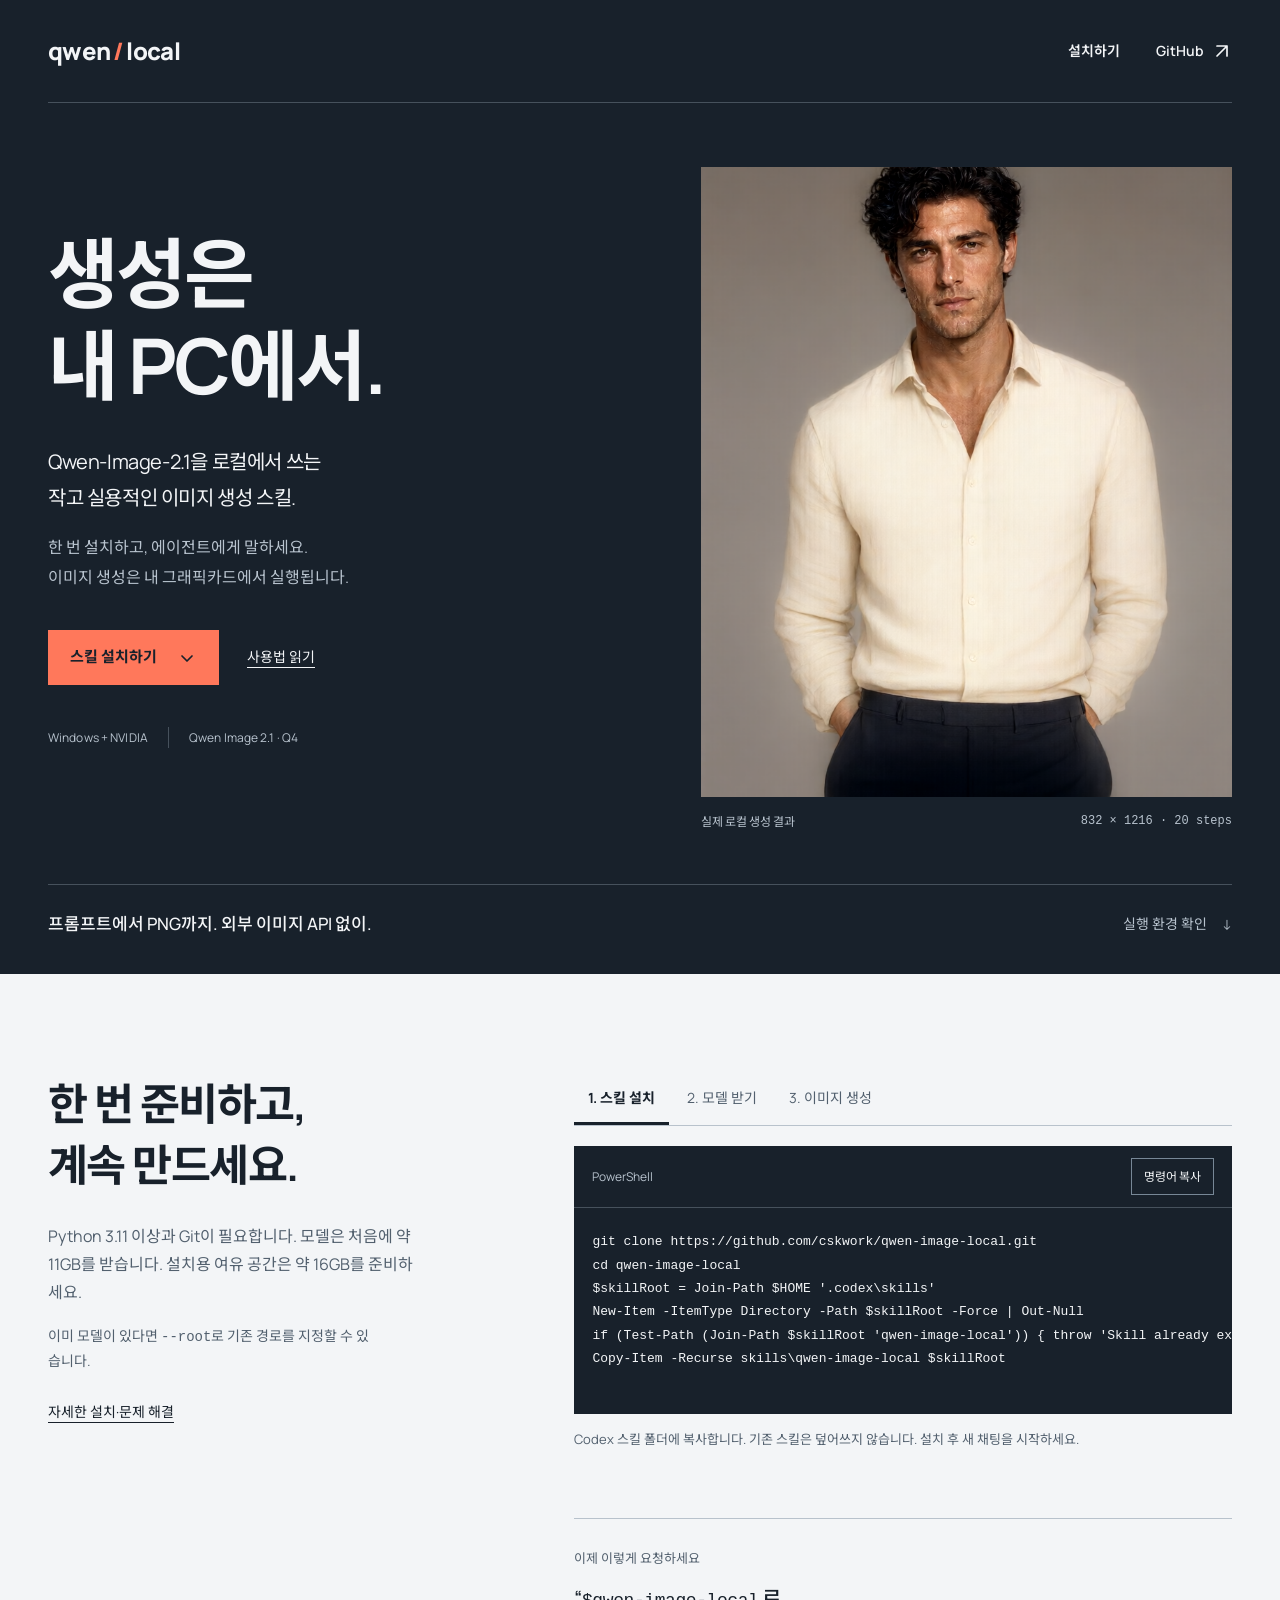
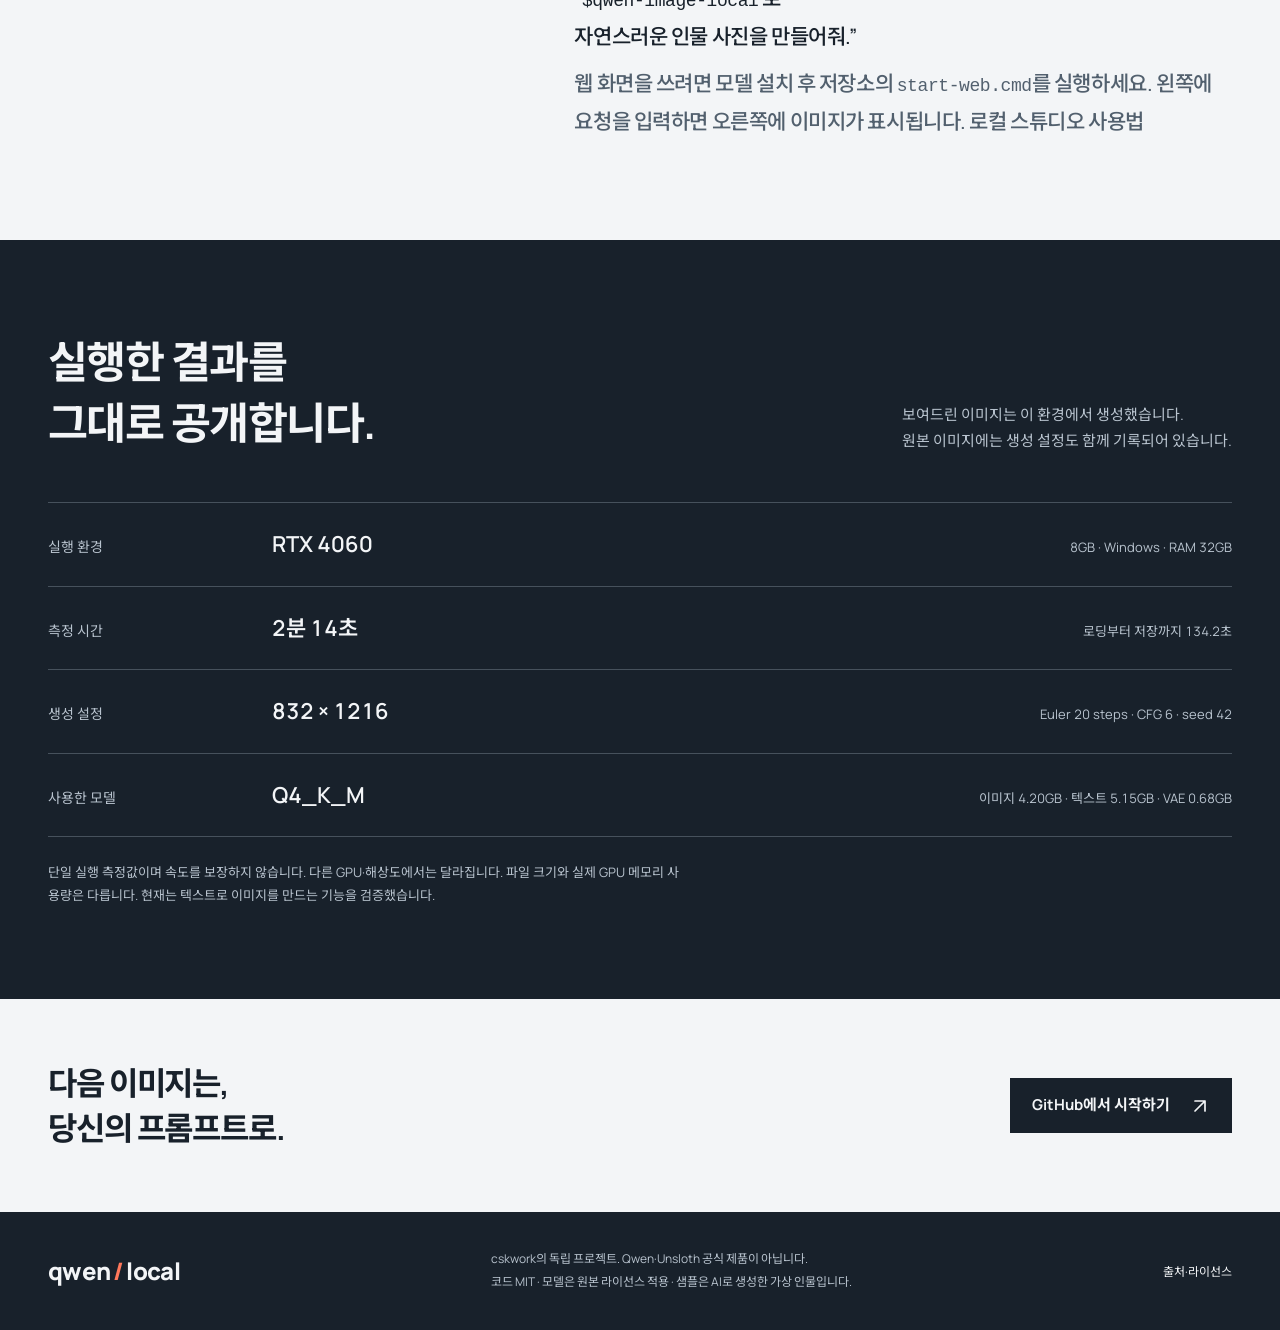
<file: docs/index.html>
<!doctype html>
<html lang="ko">
<head>
  <meta charset="utf-8">
  <meta name="viewport" content="width=device-width,initial-scale=1">
  <meta name="description" content="Qwen-Image-2.1을 내 Windows PC에서. 4비트 로컬 이미지 생성 스킬, 검증된 RTX 4060 실행 결과와 설치 방법.">
  <meta name="theme-color" content="#18212b">
  <title>Qwen Image Local — 내 PC에서 만드는 이미지</title>
  <link rel="icon" href="assets/favicon.svg" type="image/svg+xml">
  <link rel="preconnect" href="https://fonts.googleapis.com">
  <link rel="preconnect" href="https://fonts.gstatic.com" crossorigin>
  <link href="https://fonts.googleapis.com/css2?family=Manrope:wght@400;500;600;700;800&family=Noto+Sans+KR:wght@400;500;600;700;800&display=swap" rel="stylesheet">
  <link rel="stylesheet" href="style.css">
  <script src="app.js" defer></script>
</head>
<body>
  <a class="skip" href="#main">본문으로 이동</a>
  <header class="masthead wrap">
    <a class="wordmark" href="./" aria-label="Qwen Image Local 홈">qwen<span>/</span>local</a>
    <nav aria-label="주 메뉴">
      <a href="#start">설치하기</a>
      <a href="https://github.com/cskwork/qwen-image-local">GitHub <svg viewBox="0 0 20 20" aria-hidden="true"><path d="M5 15 15 5M5 5h10v10"/></svg></a>
    </nav>
  </header>
  <main id="main">
    <section class="hero wrap" aria-labelledby="hero-title">
      <div class="hero-copy">
        <h1 id="hero-title">생성은<br>내 PC에서.</h1>
        <p class="intro">Qwen-Image-2.1을 로컬에서 쓰는<br class="desktop-break"> 작고 실용적인 이미지 생성 스킬.</p>
        <p class="hero-detail">한 번 설치하고, 에이전트에게 말하세요.<br>이미지 생성은 내 그래픽카드에서 실행됩니다.</p>
        <div class="hero-actions"><a class="button primary" href="#start">스킬 설치하기 <svg viewBox="0 0 20 20" aria-hidden="true"><path d="m5 8 5 5 5-5"/></svg></a><a class="text-link" href="https://github.com/cskwork/qwen-image-local#readme">사용법 읽기</a></div>
        <div class="compatibility"><span>Windows + NVIDIA</span><span>Qwen Image 2.1 · Q4</span></div>
      </div>
      <figure class="proof">
        <a href="assets/portrait.png" aria-label="실제 생성 이미지 원본 보기"><img src="assets/portrait.png" width="832" height="1216" alt="로컬 Qwen 모델로 생성한 가상의 성인 남성. 크림색 셔츠와 어두운 바지, 회색 스튜디오 배경." fetchpriority="high"></a>
        <figcaption><span>실제 로컬 생성 결과</span><span>832 × 1216 · 20 steps</span></figcaption>
      </figure>
    </section>
    <div class="statement wrap"><p>프롬프트에서 PNG까지.<br class="mobile-break"> 외부 이미지 API 없이.</p><a href="#tested">실행 환경 확인 <span aria-hidden="true">↓</span></a></div>
    <section id="start" class="setup light" aria-labelledby="setup-title">
      <div class="wrap setup-grid">
        <div class="section-copy"><h2 id="setup-title">한 번 준비하고,<br>계속 만드세요.</h2><p>Python 3.11 이상과 Git이 필요합니다. 모델은 처음에 약 11GB를 받습니다. 설치용 여유 공간은 약 16GB를 준비하세요.</p><p class="aside">이미 모델이 있다면 <code>--root</code>로 기존 경로를 지정할 수 있습니다.</p><a class="text-link dark-link" href="https://github.com/cskwork/qwen-image-local/blob/main/skills/qwen-image-local/references/setup.md">자세한 설치·문제 해결</a></div>
        <div class="instructions">
          <div class="tabs" role="tablist" aria-label="설치와 생성 단계">
            <button id="tab-skill" role="tab" aria-selected="true" aria-controls="command-panel" data-step="skill">1. 스킬 설치</button>
            <button id="tab-model" role="tab" aria-selected="false" aria-controls="command-panel" tabindex="-1" data-step="model">2. 모델 받기</button>
            <button id="tab-generate" role="tab" aria-selected="false" aria-controls="command-panel" tabindex="-1" data-step="generate">3. 이미지 생성</button>
          </div>
          <div id="command-panel" role="tabpanel" aria-labelledby="tab-skill" tabindex="0">
            <div class="code-toolbar"><span>PowerShell</span><button id="copy-command" type="button">명령어 복사</button></div>
            <pre><code id="command-code">git clone https://github.com/cskwork/qwen-image-local.git
cd qwen-image-local
$skillRoot = Join-Path $HOME '.codex\skills'
New-Item -ItemType Directory -Path $skillRoot -Force | Out-Null
if (Test-Path (Join-Path $skillRoot 'qwen-image-local')) { throw 'Skill already exists' }
Copy-Item -Recurse skills\qwen-image-local $skillRoot</code></pre>
          </div>
          <p id="command-note" class="command-note">Codex 스킬 폴더에 복사합니다. 기존 스킬은 덮어쓰지 않습니다. 설치 후 새 채팅을 시작하세요.</p>
          <p id="copy-status" role="status" aria-live="polite"></p>
          <div class="invocation"><span>이제 이렇게 요청하세요</span><p>“<code>$qwen-image-local</code> 로<br>자연스러운 인물 사진을 만들어줘.”</p><p class="command-note">웹 화면을 쓰려면 모델 설치 후 저장소의 <code>start-web.cmd</code>를 실행하세요. 왼쪽에 요청을 입력하면 오른쪽에 이미지가 표시됩니다. <a href="https://github.com/cskwork/qwen-image-local#local-web-studio">로컬 스튜디오 사용법</a></p></div>
        </div>
      </div>
    </section>
    <section id="tested" class="tested wrap" aria-labelledby="tested-title">
      <div class="tested-heading"><h2 id="tested-title">실행한 결과를<br>그대로 공개합니다.</h2><p>보여드린 이미지는 이 환경에서 생성했습니다.<br>원본 이미지에는 생성 설정도 함께 기록되어 있습니다.</p></div>
      <dl class="measurements">
        <div><dt>실행 환경</dt><dd>RTX 4060 <span>8GB · Windows · RAM 32GB</span></dd></div>
        <div><dt>측정 시간</dt><dd>2분 14초 <span>로딩부터 저장까지 134.2초</span></dd></div>
        <div><dt>생성 설정</dt><dd>832 × 1216 <span>Euler 20 steps · CFG 6 · seed 42</span></dd></div>
        <div><dt>사용한 모델</dt><dd>Q4_K_M <span>이미지 4.20GB · 텍스트 5.15GB · VAE 0.68GB</span></dd></div>
      </dl>
      <p class="measurement-note">단일 실행 측정값이며 속도를 보장하지 않습니다. 다른 GPU·해상도에서는 달라집니다. 파일 크기와 실제 GPU 메모리 사용량은 다릅니다. 현재는 텍스트로 이미지를 만드는 기능을 검증했습니다.</p>
    </section>
    <section class="closing light"><div class="wrap closing-inner"><h2>다음 이미지는,<br>당신의 프롬프트로.</h2><a class="button secondary" href="https://github.com/cskwork/qwen-image-local">GitHub에서 시작하기 <svg viewBox="0 0 20 20" aria-hidden="true"><path d="M5 15 15 5M5 5h10v10"/></svg></a></div></section>
  </main>
  <footer class="wrap"><a class="wordmark" href="./">qwen<span>/</span>local</a><p>cskwork의 독립 프로젝트. Qwen·Unsloth 공식 제품이 아닙니다.<br>코드 MIT · 모델은 원본 라이선스 적용 · 샘플은 AI로 생성한 가상 인물입니다.</p><a href="https://github.com/cskwork/qwen-image-local#models-and-licenses">출처·라이선스</a></footer>
</body>
</html>
</file>
<file: docs/style.css>
:root{--ink:#18212b;--paper:#f3f5f7;--white:#fff;--muted:#b8c3ce;--line:#46515c;--accent:#ff785b;--dark-muted:#52606e;--font:'Manrope','Noto Sans KR',sans-serif;--mono:Consolas,'Courier New',monospace}
*{box-sizing:border-box}html{scroll-behavior:smooth;scroll-padding-top:24px}body{margin:0;background:var(--ink);color:var(--paper);font-family:var(--font);font-size:16px;line-height:1.75;-webkit-font-smoothing:antialiased}::selection{background:var(--accent);color:var(--ink)}a{color:inherit;text-decoration:none}a:hover{text-decoration:underline;text-underline-offset:5px}button{font:inherit;cursor:pointer}a:focus-visible,button:focus-visible,[tabindex]:focus-visible{outline:3px solid var(--accent);outline-offset:5px}svg{width:20px;height:20px;fill:none;stroke:currentColor;stroke-width:1.7;stroke-linecap:round;stroke-linejoin:round;flex:none}.wrap{width:min(1200px,calc(100% - 96px));margin-inline:auto}.skip{position:absolute;top:-100px;left:20px;z-index:5;background:var(--accent);color:var(--ink);padding:12px 20px}.skip:focus{top:12px}.masthead{display:flex;align-items:center;justify-content:space-between;padding-block:30px;border-bottom:1px solid var(--line)}.wordmark{font-size:24px;font-weight:800;letter-spacing:-.03em}.wordmark span{color:var(--accent);padding-inline:3px}nav{display:flex;gap:36px}nav a{display:flex;align-items:center;gap:8px;font-size:14px;font-weight:600}.hero{display:grid;grid-template-columns:1fr .91fr;gap:70px;padding-block:64px 52px;align-items:center}.hero-copy{padding-bottom:24px}h1,h2,p,figure{margin:0}h1{font-size:clamp(52px,6vw,84px);line-height:1.2;letter-spacing:-.04em;font-weight:700;text-wrap:balance}h2{font-size:clamp(30px,3.4vw,44px);font-weight:700;letter-spacing:-.035em;line-height:1.4;text-wrap:balance}.intro{font-size:20px;line-height:1.8;margin-top:32px;letter-spacing:-.02em}.hero-detail{color:var(--muted);margin-top:16px;line-height:1.9}.hero-actions{display:flex;align-items:center;gap:28px;margin-top:38px}.button{display:inline-flex;align-items:center;justify-content:center;gap:20px;min-height:54px;padding:14px 22px;font-size:15px;font-weight:700;transition:background .2s ease,color .2s ease}.button:hover{text-decoration:none}.primary{background:var(--accent);color:var(--ink)}.primary:hover{background:#ff947d}.text-link{font-size:14px;text-decoration:underline;text-underline-offset:5px}.compatibility{display:flex;gap:20px;flex-wrap:wrap;margin-top:42px;color:var(--muted);font-size:12px;letter-spacing:.01em}.compatibility span+span{padding-left:20px;border-left:1px solid var(--line)}.proof{position:relative}.proof img{display:block;width:100%;height:auto;max-height:630px;object-fit:cover;object-position:center 30%}.proof>a{display:block}.proof figcaption{display:flex;justify-content:space-between;gap:14px;color:var(--muted);font-size:12px;padding-top:14px}.proof figcaption span:last-child{font-family:var(--mono)}.statement{display:flex;align-items:center;justify-content:space-between;padding:24px 0 35px;border-top:1px solid var(--line)}.statement p{font-size:17px;font-weight:500}.statement a{font-size:14px;color:var(--muted)}.statement a span{margin-left:12px}.mobile-break{display:none}.light{background:var(--paper);color:var(--ink)}.setup{padding-block:100px}.setup-grid{display:grid;grid-template-columns:.8fr 1.2fr;gap:88px}.section-copy>p{max-width:37ch;margin-top:26px;color:var(--dark-muted)}.section-copy .aside{font-size:14px;margin-top:18px}.dark-link{display:inline-block;margin-top:26px}.instructions{min-width:0}.tabs{display:flex;border-bottom:1px solid #b8c2cc;gap:4px}.tabs button{border:0;background:none;padding:12px 14px;min-height:48px;font-size:14px;white-space:nowrap;color:var(--dark-muted);border-bottom:3px solid transparent}.tabs button[aria-selected=true]{color:var(--ink);border-bottom-color:var(--ink);font-weight:700}.tabs button:hover{background:#e5e9ed}#command-panel{background:var(--ink);color:var(--paper);margin-top:20px}.code-toolbar{padding:12px 18px;border-bottom:1px solid var(--line);display:flex;align-items:center;justify-content:space-between;gap:15px;color:var(--muted);font-size:12px}.code-toolbar button{border:1px solid #778796;padding:7px 12px;background:none;color:var(--paper);font-size:12px;min-height:36px}.code-toolbar button:hover{background:#303c48}pre{margin:0;padding:22px 18px;overflow-x:auto;min-height:206px;font-size:13px;line-height:1.8;tab-size:2}code{font-family:var(--mono)}.command-note{font-size:13px;color:var(--dark-muted);margin-top:14px;min-height:46px}#copy-status{font-size:13px;min-height:24px;color:#1d6542}.invocation{margin-top:20px;padding-top:24px;border-top:1px solid #b8c2cc}.invocation>span{font-size:13px;color:var(--dark-muted)}.invocation>p{font-size:21px;font-weight:500;line-height:1.8;margin-top:9px;letter-spacing:-.02em}.invocation code{font-size:18px}.tested{padding-block:92px}.tested-heading{display:flex;align-items:flex-end;justify-content:space-between;gap:48px}.tested-heading>p{color:var(--muted);font-size:15px;max-width:45ch}.measurements{margin:48px 0 0}.measurements>div{display:grid;grid-template-columns:200px 1fr;align-items:baseline;gap:24px;padding-block:22px;border-top:1px solid var(--line)}.measurements>div:last-child{border-bottom:1px solid var(--line)}dt{font-size:14px;color:var(--muted)}dd{margin:0;font-size:22px;font-weight:600;display:flex;justify-content:space-between;align-items:baseline;gap:20px;font-variant-numeric:tabular-nums}dd span{font-size:13px;font-weight:400;color:var(--muted)}.measurement-note{font-size:13px;color:var(--muted);max-width:80ch;margin-top:24px}.closing{padding-block:62px}.closing-inner{display:flex;align-items:center;justify-content:space-between;gap:40px}.closing h2{font-size:32px}.secondary{background:var(--ink);color:var(--paper)}.secondary:hover{background:#344557}footer{display:flex;align-items:center;justify-content:space-between;gap:32px;padding-block:36px}footer p{font-size:12px;color:var(--muted);line-height:1.9}footer>a:last-child{font-size:12px;white-space:nowrap}pre{scrollbar-color:#798796 var(--ink)}
@media(min-width:901px){.hero-copy{animation:reveal .65s cubic-bezier(.16,1,.3,1) both}@keyframes reveal{from{clip-path:inset(0 0 8% 0);transform:translateY(8px)}to{clip-path:inset(0);transform:translateY(0)}}}
@media(max-width:1000px){.wrap{width:calc(100% - 56px)}.hero{gap:36px}.hero-actions{gap:18px}.setup-grid{gap:42px;grid-template-columns:.8fr 1.2fr}dd{display:block}dd span{display:block;margin-top:5px}.tested-heading{gap:28px}footer{flex-wrap:wrap}footer p{margin-left:auto}}
@media(max-width:700px){.wrap{width:calc(100% - 40px)}.masthead{padding-block:20px}.wordmark{font-size:22px}nav{gap:20px}.hero{grid-template-columns:1fr;gap:36px;padding-block:40px}.hero-copy{padding:0}h1{font-size:58px;line-height:1.2}.intro{font-size:18px;margin-top:24px}.hero-detail{font-size:14px}.hero-actions{margin-top:26px;gap:26px}.compatibility{margin-top:28px;gap:12px}.compatibility span+span{padding-left:12px}.proof{max-width:470px;width:100%;margin-inline:auto}.proof img{max-height:none}.proof figcaption{font-size:12px}.statement{align-items:flex-end;gap:20px;padding-block:22px 30px}.statement p{font-size:15px}.statement a{font-size:12px;white-space:nowrap}.mobile-break{display:initial}.setup{padding-block:52px}.setup-grid{grid-template-columns:1fr;gap:36px}.section-copy>p{max-width:48ch}.tabs{gap:0;justify-content:space-between}.tabs button{padding:10px 8px;font-size:13px}.invocation>p{font-size:20px}.tested{padding-block:54px}.tested-heading{display:block}.tested-heading>p{margin-top:22px;font-size:14px}.measurements{margin-top:32px}.measurements>div{grid-template-columns:86px 1fr;gap:18px;padding-block:18px}dt{font-size:13px}dd{font-size:20px}dd span{font-size:12px;line-height:1.8}.closing{padding-block:42px}.closing-inner{display:block}.closing h2{font-size:29px}.closing .button{margin-top:25px}footer{gap:18px;padding-block:30px}footer p{order:3;margin:0;width:100%;font-size:12px}footer>a:last-child{margin-left:auto}.desktop-break{display:none}}
@media(prefers-reduced-motion:reduce){html{scroll-behavior:auto}.hero-copy{animation:none}.button{transition:none}}
</file>
